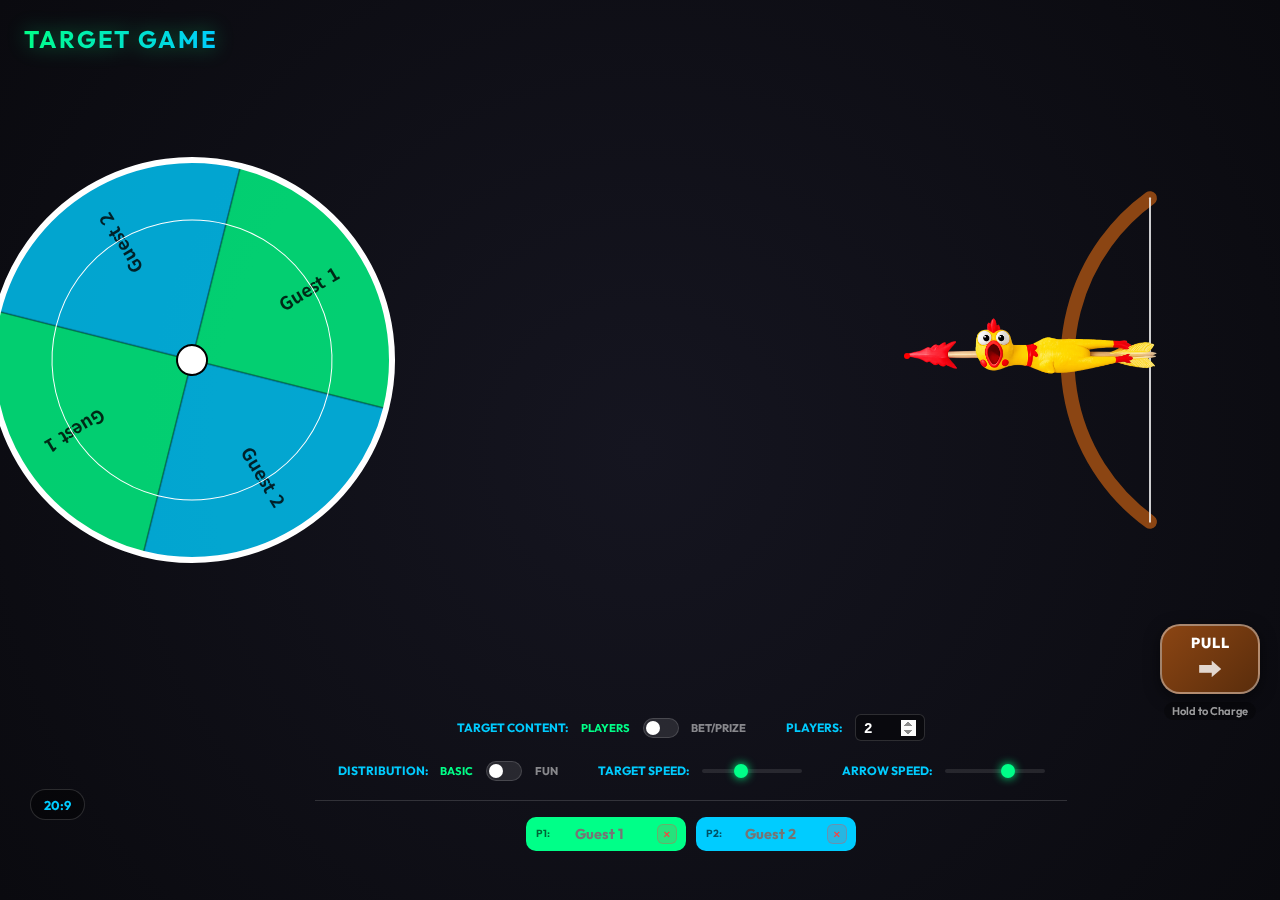
<file: index.html>
<!DOCTYPE html>
<html lang="ko">

<head>
    <meta charset="UTF-8">
    <meta name="viewport" content="width=1280, user-scalable=no">
    <title>Target Game</title>
    <link rel="preconnect" href="https://fonts.googleapis.com">
    <link rel="preconnect" href="https://fonts.gstatic.com" crossorigin>
    <link
        href="https://fonts.googleapis.com/css2?family=Outfit:wght@300;400;700&family=Noto+Sans+KR:wght@400;700&display=swap"
        rel="stylesheet">
    <link rel="stylesheet" href="style.css">
</head>

<body>
    <div id="game-wrapper">
        <div id="ui-layer">
            <!-- Aspect Ratio Toggle moved here -->
            <button id="ratio-toggle-btn" class="ratio-btn">20:9</button>
            <header>
                <div class="header-left">
                    <h1 class="glow-text">TARGET GAME</h1>
                </div>

                <div id="count-display" class="hidden"></div>

                <div id="setup-panel" class="glass-panel">
                    <div class="setup-header">
                        <!-- Row 1: Content Toggle + Player Count -->
                        <div class="setup-row">
                            <div class="input-group">
                                <label>TARGET CONTENT:</label>
                                <div class="toggle-container">
                                    <span class="toggle-label active" data-mode="player">PLAYERS</span>
                                    <label class="switch">
                                        <input type="checkbox" id="mode-toggle">
                                        <span class="slider round"></span>
                                    </label>
                                    <span class="toggle-label" data-mode="bet">BET/PRIZE</span>
                                </div>
                            </div>
                            <div id="bet-count-group" class="input-group hidden">
                                <label>BET / PRIZE:</label>
                                <input type="number" id="bet-count" min="2" max="10" value="2">
                            </div>
                            <div class="input-group">
                                <label id="player-count-label">PLAYERS:</label>
                                <input type="number" id="player-count" min="2" max="10" value="2">
                            </div>
                        </div>

                        <!-- Row 2: Speed Sliders + Distribution -->
                        <div class="setup-row">
                            <div class="input-group">
                                <label>DISTRIBUTION:</label>
                                <div class="toggle-container">
                                    <span class="toggle-label active" data-dist="equal">BASIC</span>
                                    <label class="switch">
                                        <input type="checkbox" id="dist-toggle">
                                        <span class="slider round"></span>
                                    </label>
                                    <span class="toggle-label" data-dist="diff">FUN</span>
                                </div>
                            </div>
                            <div class="input-group">
                                <label>TARGET SPEED:</label>
                                <input type="range" id="rotation-speed" min="1" max="20" value="8">
                            </div>
                            <div class="input-group" id="diff-arrow-group" style="display: none;">
                                <label>FUN ARROW SPEED (1-6%):</label>
                                <input type="range" id="diff-arrow-speed" min="1" max="6" step="0.1" value="3" disabled>
                            </div>
                            <div class="input-group">
                                <label>ARROW SPEED:</label>
                                <input type="range" id="arrow-speed-multiplier" min="0.05" max="1.5" step="0.01"
                                    value="1.0">
                            </div>
                        </div>
                    </div>
                    <div id="name-inputs" class="name-list">
                        <!-- Name inputs will be added here via JS -->
                    </div>
                    <div id="bet-player-inputs" class="name-list hidden">
                        <!-- Player name inputs for BET mode will be added here -->
                    </div>
                </div>
            </header>
        </div>

        <div id="fire-control-area">
            <div id="fire-btn">
                <span class="fire-text">PULL</span>
                <span class="fire-arrow">⮕</span>
            </div>
            <p class="fire-hint">Hold to Charge</p>
        </div>

        <canvas id="gameCanvas"></canvas>

        <div id="result-overlay" class="hidden">
            <div class="result-backdrop"></div>
            <div class="result-card">
                <div class="win-label">RESULT</div>
                <h2 id="result-status">NAME</h2>
                <h3 id="result-shooter" class="hidden">SHOOTER</h3>

                <button id="retry-btn">RETRY</button>
            </div>
        </div>
        <div id="option-selection-modal" class="hidden">
            <div class="option-backdrop"></div>
            <div class="option-content">
                <h2 class="option-title">SELECT OPTION</h2>
                <div class="option-grid">
                    <div class="option-card" data-option="1">
                        <div class="option-icon" style="padding: 0; overflow: hidden; transform: scale(2);"><img
                                src="option_1_icon.png" alt="Option 1"
                                style="width: 100%; height: 100%; object-fit: cover;"></div>
                        <div class="option-label">Click Target Area<br>Expand <span
                                style="color: var(--primary-glow);">150%</span></div>
                    </div>
                    <div class="option-card" data-option="2">
                        <div class="option-icon"
                            style="padding: 0; overflow: hidden; transform: scale(2); background-color: black;"><img
                                src="option_2_icon.png" alt="Option 2"
                                style="width: 100%; height: 100%; object-fit: cover;"></div>
                        <div class="option-label">Click Target Area<br>Shrink <span
                                style="color: var(--primary-glow);">50%</span></div>
                    </div>
                    <div class="option-card" data-option="3">
                        <div class="option-icon"
                            style="padding: 0; overflow: hidden; transform: scale(2); background-color: black;"><img
                                src="option_3_icon.png" alt="Option 3"
                                style="width: 100%; height: 100%; object-fit: cover;"></div>
                        <div class="option-label">Adjust Target Rotation Speed</div>
                    </div>
                    <div class="option-card" data-option="4">
                        <div class="option-icon" style="padding: 0; overflow: hidden; transform: scale(2);"><img
                                src="option_4_icon.png" alt="Option 4"
                                style="width: 100%; height: 100%; object-fit: cover;"></div>
                        <div class="option-label">Adjust Arrow Speed</div>
                    </div>
                </div>
                <button id="option-close-btn">CANCEL</button>
            </div>
        </div>
    </div>

    <!-- Custom Alert Modal -->
    <div id="custom-alert" class="hidden">
        <div class="alert-backdrop"></div>
        <div class="alert-card">
            <div class="alert-header">MESSAGE</div>
            <div id="alert-message"></div>
            <div class="alert-buttons">
                <button id="alert-cancel-btn" class="hidden">CANCEL</button>
                <button id="alert-ok-btn">OK</button>
            </div>
        </div>
    </div>

    <!-- Audio assets are in the same folder -->
    <audio id="sound-tension" src="긴장되는 음악.MP3" loop></audio>
    <audio id="sound-award" src="어워드 음악.MP3"></audio>
    <audio id="sound-pull" src="활시위.MP3"></audio>
    <audio id="sound-shoot" src="명중소리.MP3"></audio>
    <audio id="sound-hit" src="닭명중.MP3"></audio>
    <audio id="sound-flight" src="닭숨넘어가는소리.MP3" loop></audio>
    <audio id="sound-fall" src="추락.MP3"></audio>
    <audio id="sound-shuffle" src="순서정하기.MP3"></audio>

    <script src="script.js"></script>
</body>

</html>
</file>
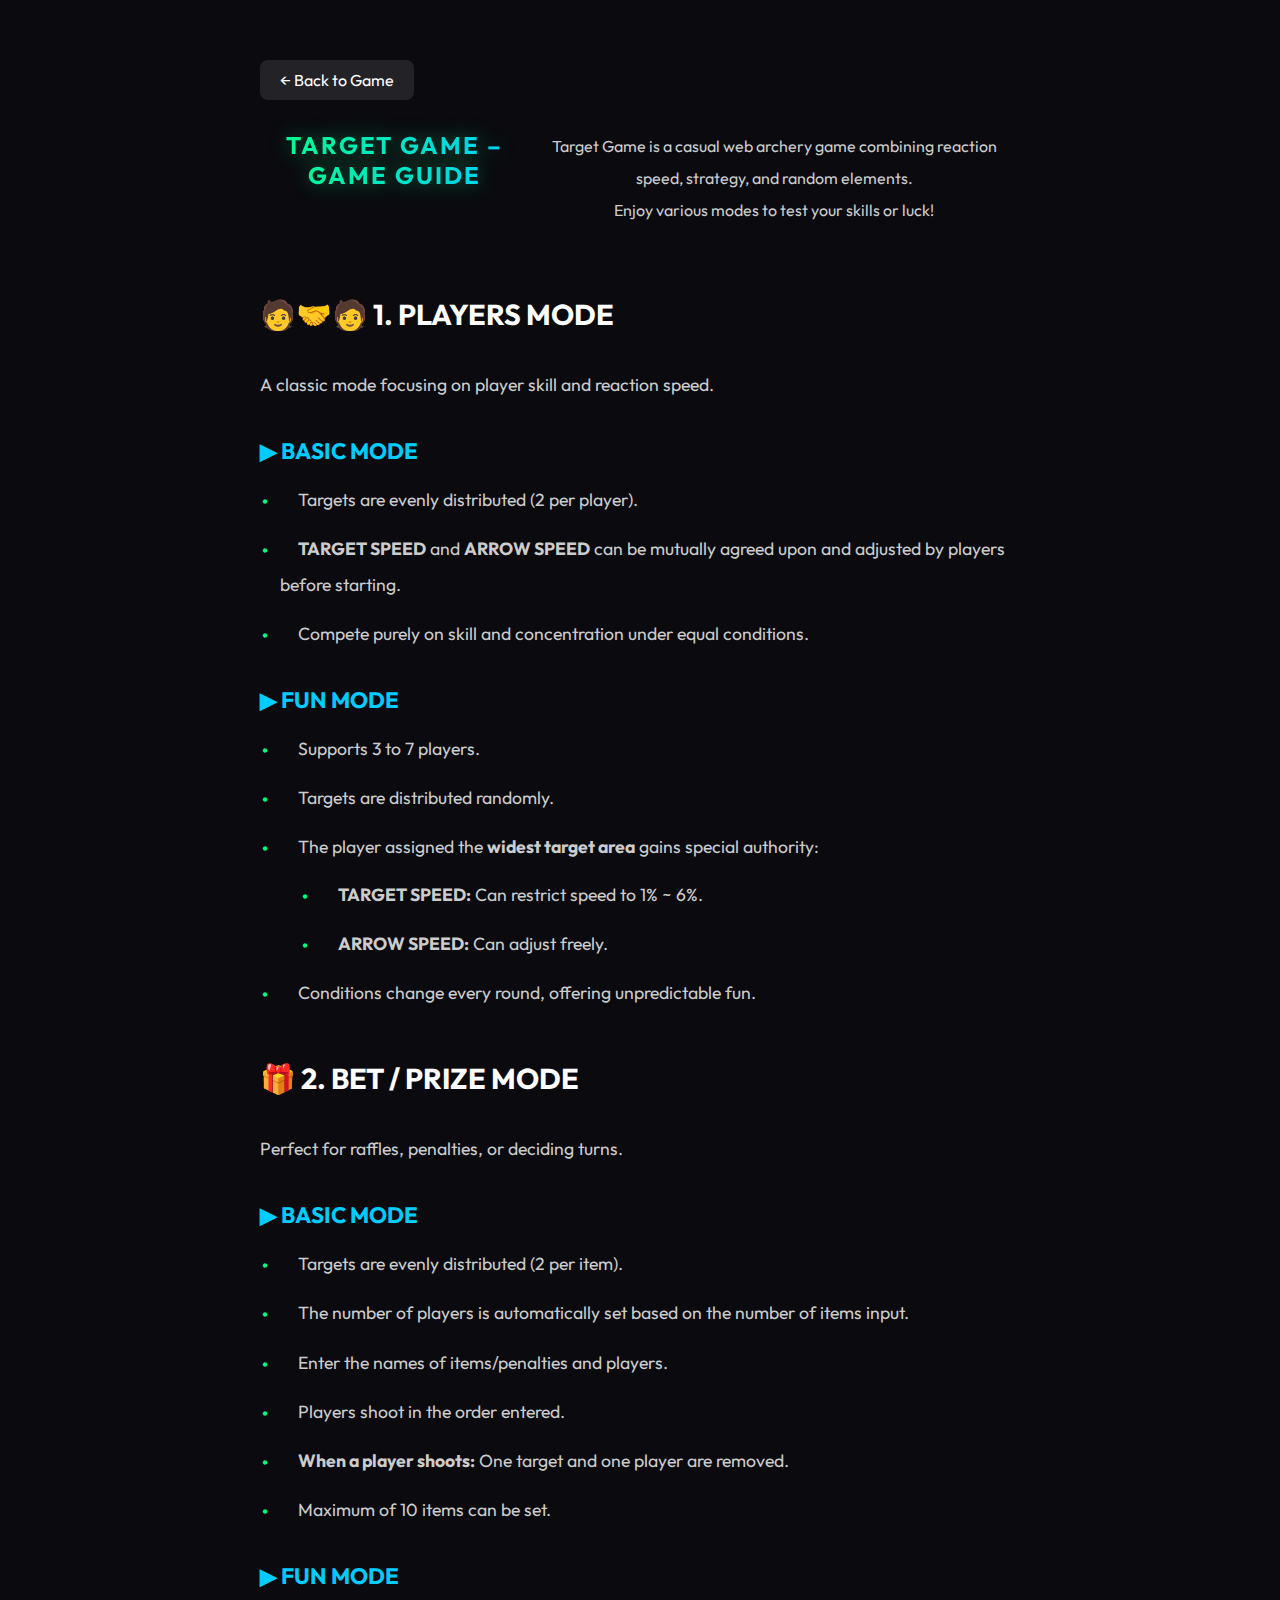
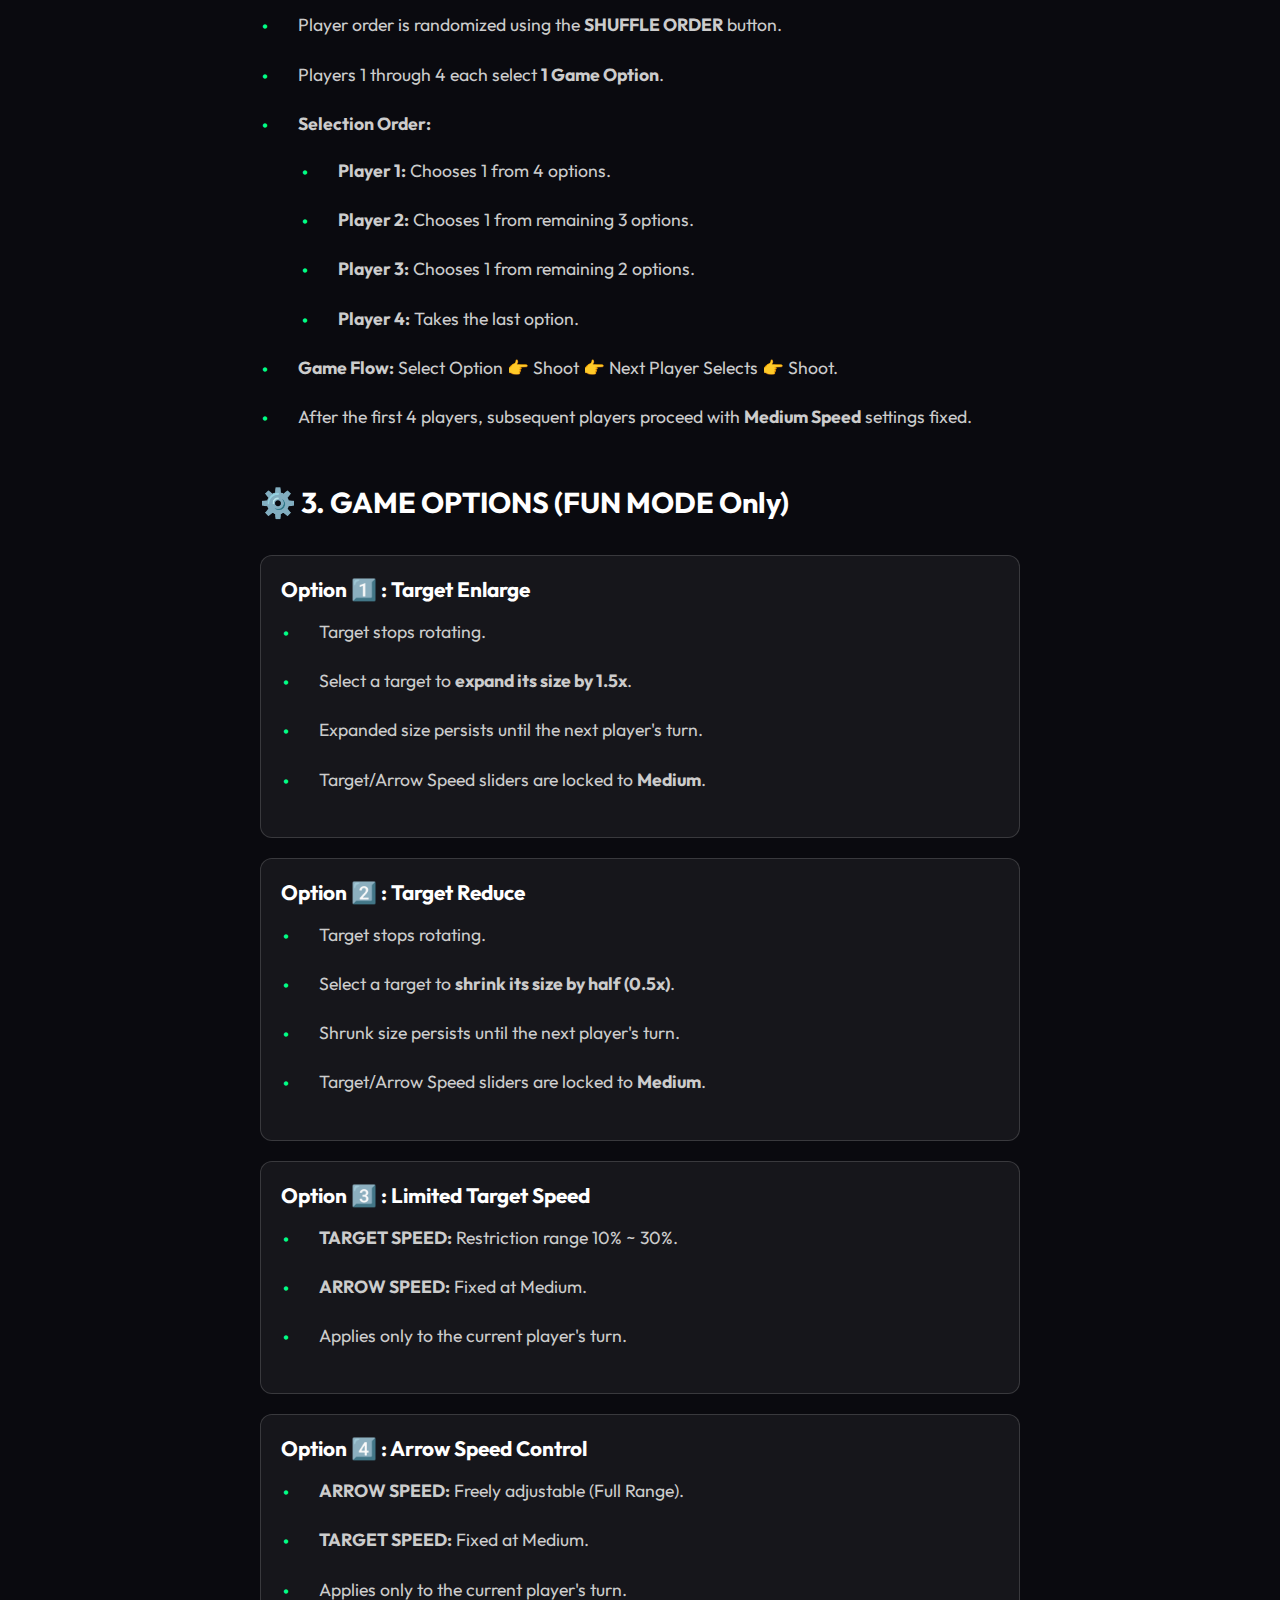
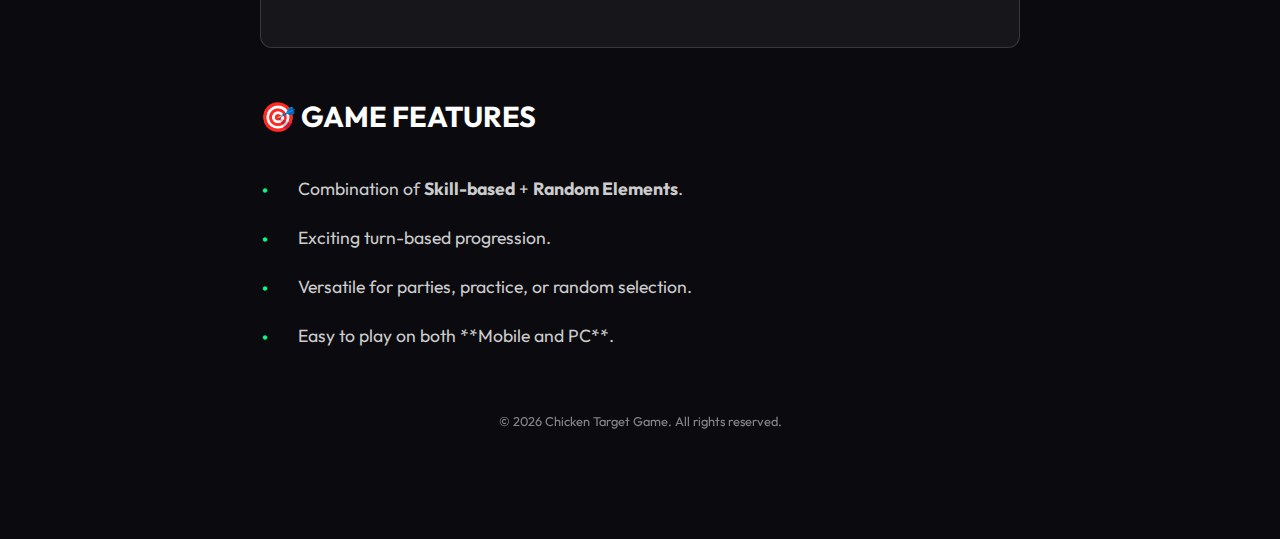
<file: howtoplay.html>
<!DOCTYPE html>
<html lang="en">

<head>
    <meta charset="UTF-8">
    <meta name="viewport" content="width=device-width, initial-scale=1.0">
    <title>How to Play - Target Game</title>
    <link rel="preconnect" href="https://fonts.googleapis.com">
    <link rel="preconnect" href="https://fonts.gstatic.com" crossorigin>
    <link href="https://fonts.googleapis.com/css2?family=Outfit:wght@300;400;700&display=swap" rel="stylesheet">
    <link rel="stylesheet" href="style.css">
    <style>
        body {
            overflow-y: auto;
            padding-bottom: 50px;
            /* Reset global styles that center content */
            display: block;
            height: auto;
            justify-content: flex-start;
            align-items: flex-start;
        }

        .container {
            max-width: 800px;
            margin: 40px auto;
            padding: 20px;
        }

        .section-title {
            color: var(--primary-color);
            border-bottom: 2px solid var(--primary-color);
            padding-bottom: 10px;
            margin-top: 50px;
            margin-bottom: 25px;
            font-size: 1.8rem;
        }

        .mode-title {
            color: var(--secondary-glow);
            font-size: 1.4rem;
            margin-top: 35px;
            margin-bottom: 15px;
            text-transform: uppercase;
        }

        .description-text {
            color: #ccc;
            line-height: 2.0;
            /* Increased from 1.8 */
            margin-bottom: 20px;
            font-size: 1.1rem;
            overflow: visible;
            /* Ensure no clipping */
        }

        .option-box {
            background: rgba(255, 255, 255, 0.05);
            border: 1px solid var(--glass-border);
            border-radius: 12px;
            padding: 20px;
            margin-bottom: 20px;
        }

        .option-header {
            color: var(--highlight-color);
            font-weight: bold;
            font-size: 1.3rem;
            margin-bottom: 10px;
        }

        .home-btn {
            display: inline-block;
            margin-bottom: 30px;
            padding: 10px 20px;
            background: rgba(255, 255, 255, 0.1);
            color: white;
            text-decoration: none;
            border-radius: 8px;
            transition: background 0.3s;
        }

        .home-btn:hover {
            background: var(--primary-glow);
            color: black;
        }

        ul {
            list-style-type: none;
            padding-left: 20px;
        }

        li {
            margin-bottom: 12px;
            position: relative;
            padding-top: 2px;
            /* Add slight padding for ascenders */
            overflow: visible;
        }

        li::before {
            content: "•";
            color: var(--primary-glow);
            font-weight: bold;
            display: inline-block;
            width: 1.5em;
            margin-left: -1em;
            margin-right: 0.5em;
            text-align: left;
            line-height: 1;
            /* Reset line-height for bullet */
            vertical-align: middle;
        }
    </style>
</head>

<body>
    <div class="container">
        <a href="index.html" class="home-btn">&larr; Back to Game</a>

        <header>
            <h1 class="glow-text" style="text-align: center; margin-bottom: 20px;">TARGET GAME – Game Guide</h1>
            <p class="description-text" style="text-align: center; font-size: 1rem;">
                Target Game is a casual web archery game combining reaction speed, strategy, and random elements.<br>
                Enjoy various modes to test your skills or luck!
            </p>
        </header>

        <section>
            <h2 class="section-title">🧑🤝🧑 1. PLAYERS MODE</h2>
            <p class="description-text">
                A classic mode focusing on player skill and reaction speed.
            </p>

            <h3 class="mode-title">▶ BASIC MODE</h3>
            <div class="description-text">
                <ul>
                    <li>Targets are evenly distributed (2 per player).</li>
                    <li><strong>TARGET SPEED</strong> and <strong>ARROW SPEED</strong> can be mutually agreed upon and
                        adjusted by players before starting.</li>
                    <li>Compete purely on skill and concentration under equal conditions.</li>
                </ul>
            </div>

            <h3 class="mode-title">▶ FUN MODE</h3>
            <div class="description-text">
                <ul>
                    <li>Supports 3 to 7 players.</li>
                    <li>Targets are distributed randomly.</li>
                    <li>The player assigned the <strong>widest target area</strong> gains special authority:
                        <ul style="margin-top: 10px; margin-left: 20px;">
                            <li><strong>TARGET SPEED:</strong> Can restrict speed to 1% ~ 6%.</li>
                            <li><strong>ARROW SPEED:</strong> Can adjust freely.</li>
                        </ul>
                    </li>
                    <li>Conditions change every round, offering unpredictable fun.</li>
                </ul>
            </div>
        </section>

        <section>
            <h2 class="section-title">🎁 2. BET / PRIZE MODE</h2>
            <p class="description-text">
                Perfect for raffles, penalties, or deciding turns.
            </p>

            <h3 class="mode-title">▶ BASIC MODE</h3>
            <div class="description-text">
                <ul>
                    <li>Targets are evenly distributed (2 per item).</li>
                    <li>The number of players is automatically set based on the number of items input.</li>
                    <li>Enter the names of items/penalties and players.</li>
                    <li>Players shoot in the order entered.</li>
                    <li><strong>When a player shoots:</strong> One target and one player are removed.</li>
                    <li>Maximum of 10 items can be set.</li>
                </ul>
            </div>

            <h3 class="mode-title">▶ FUN MODE</h3>
            <div class="description-text">
                <ul>
                    <li>Player order is randomized using the <strong>SHUFFLE ORDER</strong> button.</li>
                    <li>Players 1 through 4 each select <strong>1 Game Option</strong>.</li>
                    <li><strong>Selection Order:</strong>
                        <ul style="margin-top: 10px; margin-left: 20px;">
                            <li><strong>Player 1:</strong> Chooses 1 from 4 options.</li>
                            <li><strong>Player 2:</strong> Chooses 1 from remaining 3 options.</li>
                            <li><strong>Player 3:</strong> Chooses 1 from remaining 2 options.</li>
                            <li><strong>Player 4:</strong> Takes the last option.</li>
                        </ul>
                    </li>
                    <li><strong>Game Flow:</strong> Select Option 👉 Shoot 👉 Next Player Selects 👉 Shoot.</li>
                    <li>After the first 4 players, subsequent players proceed with <strong>Medium Speed</strong>
                        settings fixed.</li>
                </ul>
            </div>
        </section>

        <section>
            <h2 class="section-title">⚙️ 3. GAME OPTIONS (FUN MODE Only)</h2>

            <div class="option-box">
                <div class="option-header">Option 1️⃣ : Target Enlarge</div>
                <div class="description-text">
                    <ul>
                        <li>Target stops rotating.</li>
                        <li>Select a target to <strong>expand its size by 1.5x</strong>.</li>
                        <li>Expanded size persists until the next player's turn.</li>
                        <li>Target/Arrow Speed sliders are locked to <strong>Medium</strong>.</li>
                    </ul>
                </div>
            </div>

            <div class="option-box">
                <div class="option-header">Option 2️⃣ : Target Reduce</div>
                <div class="description-text">
                    <ul>
                        <li>Target stops rotating.</li>
                        <li>Select a target to <strong>shrink its size by half (0.5x)</strong>.</li>
                        <li>Shrunk size persists until the next player's turn.</li>
                        <li>Target/Arrow Speed sliders are locked to <strong>Medium</strong>.</li>
                    </ul>
                </div>
            </div>

            <div class="option-box">
                <div class="option-header">Option 3️⃣ : Limited Target Speed</div>
                <div class="description-text">
                    <ul>
                        <li><strong>TARGET SPEED:</strong> Restriction range 10% ~ 30%.</li>
                        <li><strong>ARROW SPEED:</strong> Fixed at Medium.</li>
                        <li>Applies only to the current player's turn.</li>
                    </ul>
                </div>
            </div>

            <div class="option-box">
                <div class="option-header">Option 4️⃣ : Arrow Speed Control</div>
                <div class="description-text">
                    <ul>
                        <li><strong>ARROW SPEED:</strong> Freely adjustable (Full Range).</li>
                        <li><strong>TARGET SPEED:</strong> Fixed at Medium.</li>
                        <li>Applies only to the current player's turn.</li>
                    </ul>
                </div>
            </div>
        </section>

        <section>
            <h2 class="section-title">🎯 GAME FEATURES</h2>
            <div class="description-text">
                <ul>
                    <li>Combination of <strong>Skill-based</strong> + <strong>Random Elements</strong>.</li>
                    <li>Exciting turn-based progression.</li>
                    <li>Versatile for parties, practice, or random selection.</li>
                    <li>Easy to play on both **Mobile and PC**.</li>
                </ul>
            </div>
        </section>

        <br><br>
        <div style="text-align: center; opacity: 0.5; font-size: 0.8rem;">
            &copy; 2026 Chicken Target Game. All rights reserved.
        </div>
    </div>
</body>

</html>
</file>
<file: style.css>
:root {
    --primary-glow: #00ff88;
    --secondary-glow: #00ccff;
    --accent-red: #ff3e3e;
    --bg-dark: #0a0a0f;
    --glass-bg: rgba(255, 255, 255, 0.08);
    --glass-border: rgba(255, 255, 255, 0.15);
    --font-main: 'Outfit', 'Noto Sans KR', sans-serif;
}

.vivid-blur {
    filter: blur(12px);
    pointer-events: none;
    transition: filter 0.5s ease;
}

* {
    margin: 0;
    padding: 0;
    box-sizing: border-box;
    -webkit-tap-highlight-color: transparent;
}

body {
    background-color: var(--bg-dark);
    color: white;
    font-family: var(--font-main);
    overflow: hidden;
    height: 100vh;
    display: flex;
    justify-content: center;
    align-items: center;
}

.back-hub-btn {
    position: absolute;
    top: 1.5rem;
    left: 1.5rem;
    z-index: 1000;
    padding: 0.8rem 1.2rem;
    background: rgba(255, 255, 255, 0.1);
    border: 1px solid rgba(255, 255, 255, 0.2);
    backdrop-filter: blur(10px);
    border-radius: 12px;
    color: white;
    text-decoration: none;
    font-size: 0.9rem;
    font-weight: 700;
    transition: all 0.3s ease;
    pointer-events: auto;
}

.back-hub-btn:hover {
    background: var(--primary-glow);
    color: black;
    transform: translateX(-5px);
    box-shadow: 0 0 15px var(--primary-glow);
}

#game-wrapper {
    position: relative;
    width: 100%;
    height: 100vh;
    background: radial-gradient(circle at center, #151520 0%, #0a0a0f 100%);
    overflow: hidden;
    box-shadow: 0 0 50px rgba(0, 0, 0, 0.5);
}

#ui-layer {
    position: absolute;
    top: 0;
    left: 0;
    width: 100%;
    height: 100%;
    /* Ensure it covers the screen for bottom positioning */
    padding: 1.5rem;
    pointer-events: none;
    z-index: 10;
}

header {
    width: 100%;
    display: flex;
    justify-content: center;
    align-items: flex-start;
}

.header-left {
    position: absolute;
    top: 1.5rem;
    left: 1.5rem;
    display: flex;
    flex-direction: column;
    gap: 0.5rem;
}

.glow-text {
    font-size: 1.5rem;
    font-weight: 700;
    letter-spacing: 2px;
    text-transform: uppercase;
    background: linear-gradient(to right, var(--primary-glow), var(--secondary-glow));
    -webkit-background-clip: text;
    background-clip: text;
    -webkit-text-fill-color: transparent;
    filter: drop-shadow(0 0 10px rgba(0, 255, 136, 0.4));
}

#instruction {
    position: absolute;
    top: 2rem;
    left: 50%;
    transform: translateX(-50%);
    font-size: 1.5rem;
    font-weight: 700;
    color: var(--secondary-glow);
    text-shadow: 0 0 10px rgba(0, 204, 255, 0.3);
    pointer-events: none;
    z-index: 5;
    white-space: nowrap;
    animation: pulse 2s infinite;
}

#count-display {
    position: absolute;
    top: 2rem;
    right: 3rem;
    display: flex;
    gap: 1.2rem;
    z-index: 1000;
    /* 다른 요소보다 항상 위에 위치 */
    pointer-events: auto;
    /* 클릭 및 입력 이벤트 허용 */
}

.player-entry {
    display: flex;
    flex-direction: column;
    align-items: center;
    gap: 0.4rem;
}

.order-label {
    font-size: 0.8rem;
    font-weight: 800;
    color: var(--secondary-glow);
    text-shadow: 0 0 10px rgba(0, 204, 255, 0.4);
    text-transform: uppercase;
    letter-spacing: 1px;
}

.player-input {
    width: 75px;
    background: rgba(255, 255, 255, 0.05);
    border: 1px solid var(--glass-border);
    border-radius: 10px;
    padding: 0.4rem 0.6rem;
    color: white;
    font-family: inherit;
    font-size: 0.8rem;
    font-weight: 700;
    text-align: center;
    outline: none;
    backdrop-filter: blur(10px);
    transition: all 0.3s ease;
    box-shadow: 0 5px 15px rgba(0, 0, 0, 0.2);
    text-transform: uppercase;
    pointer-events: auto;
    /* 입력창 클릭 보장 */
    cursor: text;
}

.player-input:focus {
    background: rgba(255, 255, 255, 0.1);
    border-color: var(--primary-glow);
    box-shadow: 0 0 15px rgba(0, 255, 136, 0.2);
    transform: translateY(-1px);
}

.player-input::placeholder {
    color: rgba(255, 255, 255, 0.2);
    font-size: 0.6rem;
    letter-spacing: 1px;
}

#count-display.hidden,
.input-group.hidden {
    display: none !important;
}

@keyframes pulse {

    0%,
    100% {
        opacity: 0.3;
    }

    50% {
        opacity: 0.8;
    }
}

.header-left {
    display: flex;
    align-items: center;
    gap: 15px;
}

.help-link {
    position: absolute;
    bottom: 45px;
    left: 33px;
    /* Slightly adjusted to center with 30px left alignment of button if needed, or keep 30px */
    display: flex;
    justify-content: center;
    align-items: center;
    width: 24px;
    height: 24px;
    border: 1px solid var(--secondary-glow);
    border-radius: 50%;
    color: var(--secondary-glow);
    text-decoration: none;
    font-size: 1rem;
    font-weight: bold;
    transition: all 0.3s;
    z-index: 1000;
}

.help-link:hover {
    color: var(--primary-color);
    border-color: var(--primary-color);
    box-shadow: 0 0 10px var(--primary-glow);
    background: rgba(0, 255, 136, 0.1);
}

#game-reset-btn {
    position: absolute;
    top: 1.5rem;
    right: 1.5rem;
    z-index: 2000;
    pointer-events: auto;
    padding: 0.5rem 1rem;
    background: rgba(255, 255, 255, 0.1);
    border: 1px solid var(--glass-border);
    backdrop-filter: blur(10px);
    border-radius: 8px;
    color: var(--secondary-glow);
    font-family: var(--font-main);
    font-size: 0.9rem;
    font-weight: 700;
    cursor: pointer;
    transition: all 0.3s ease;
    text-transform: uppercase;
    letter-spacing: 1px;
}

#game-reset-btn:hover {
    background: rgba(0, 204, 255, 0.15);
    border-color: var(--secondary-glow);
    box-shadow: 0 0 15px rgba(0, 204, 255, 0.3);
    transform: translateY(-2px);
    color: white;
}

/* Setup Panel Styles - Moved to Bottom Center */
.glass-panel {
    background: transparent;
    /* Slightly darker for better visibility */
    border: none;
    /* backdrop-filter: blur(20px); */
    border-radius: 24px 24px 0 0;
    /* More rounded top */
    padding: 1.2rem 1.5rem;
    pointer-events: auto;
    width: 90%;
    max-width: 800px;
    position: absolute;
    bottom: 30px;
    /* Moved up */
    left: 54%;
    /* Moved right further */
    transform: translateX(-50%);
    max-height: 40vh;
    overflow-y: auto;
    /* box-shadow: 0 -10px 40px rgba(0, 0, 0, 0.6); */
    z-index: 100;
    transition: all 0.5s cubic-bezier(0.4, 0, 0.2, 1);
}

.glass-panel.expanded {
    max-height: 85vh;
}

.setup-header {
    display: flex;
    flex-direction: column;
    /* Stack rows vertically */
    justify-content: center;
    align-items: center;
    gap: 1.2rem;
    margin-bottom: 1rem;
    border-bottom: 1px solid var(--glass-border);
    padding-bottom: 1.2rem;
}

.setup-header.hidden {
    display: none !important;
}

.setup-row {
    display: flex;
    justify-content: center;
    align-items: center;
    gap: 2.5rem;
    flex-wrap: wrap;
    /* Allow wrap on mobile */
}

.input-group {
    display: flex;
    align-items: center;
    gap: 0.8rem;
}

.setup-header label {
    font-size: 0.75rem;
    font-weight: 700;
    text-transform: uppercase;
    color: var(--secondary-glow);
    white-space: nowrap;
}

#player-count,
#bet-count {
    background: rgba(0, 0, 0, 0.4);
    border: 1px solid var(--glass-border);
    color: white;
    padding: 0.3rem 0.5rem;
    border-radius: 6px;
    width: 70px;
    font-size: 0.9rem;
    font-weight: 700;
    outline: none;
}

/* Force Spin Buttons to be Visible */
#player-count::-webkit-outer-spin-button,
#player-count::-webkit-inner-spin-button,
#bet-count::-webkit-outer-spin-button,
#bet-count::-webkit-inner-spin-button {
    -webkit-appearance: inner-spin-button !important;
    opacity: 1 !important;
    display: block !important;
    margin-left: 5px;
    /* Slight gap */
}



/* Toggle Switch Styles */
.toggle-container {
    display: flex;
    align-items: center;
    gap: 0.8rem;
    font-size: 0.7rem;
    font-weight: 700;
}

.toggle-label {
    opacity: 0.5;
    transition: all 0.3s ease;
}

.toggle-label.active {
    opacity: 1;
    color: var(--primary-glow);
}

.switch {
    position: relative;
    display: inline-block;
    width: 36px;
    height: 20px;
}

.switch input {
    opacity: 0;
    width: 0;
    height: 0;
}

.slider {
    position: absolute;
    cursor: pointer;
    top: 0;
    left: 0;
    right: 0;
    bottom: 0;
    background-color: rgba(255, 255, 255, 0.1);
    transition: .4s;
    border: 1px solid var(--glass-border);
}

.slider:before {
    position: absolute;
    content: "";
    height: 14px;
    width: 14px;
    left: 2px;
    bottom: 2px;
    background-color: white;
    transition: .4s;
}

input:checked+.slider {
    background-color: var(--secondary-glow);
}

input:checked+.slider:before {
    transform: translateX(16px);
}

.slider.round {
    border-radius: 20px;
}

.slider.round:before {
    border-radius: 50%;
}

/* Range Slider Styling */
input[type="range"] {
    -webkit-appearance: none;
    appearance: none;
    /* Standard property */
    width: 100px;
    height: 4px;
    background: rgba(255, 255, 255, 0.1);
    border-radius: 10px;
    outline: none;
}

input[type="range"]::-webkit-slider-thumb {
    -webkit-appearance: none;
    width: 14px;
    height: 14px;
    background: var(--primary-glow);
    border-radius: 50%;
    cursor: pointer;
    box-shadow: 0 0 10px var(--primary-glow);
    transition: all 0.2s;
}

input[type="range"]::-webkit-slider-thumb:hover {
    transform: scale(1.2);
}

.name-list {
    display: flex;
    flex-direction: row;
    flex-wrap: wrap;
    /* Wrap items instead of scrolling */
    gap: 0.6rem;
    justify-content: center;
    width: 100%;
}

/* Custom scrollbar for horizontal list */
.name-list::-webkit-scrollbar {
    height: 4px;
}

.name-list::-webkit-scrollbar-track {
    background: transparent;
}

.name-list::-webkit-scrollbar-thumb {
    background: var(--glass-border);
    border-radius: 2px;
}

.name-input-group {
    display: flex;
    align-items: center;
    gap: 0.5rem;
    background: rgba(255, 255, 255, 0.05);
    padding: 0.3rem 0.6rem;
    border-radius: 10px;
    border: 1px solid var(--glass-border);
    transition: all 0.3s ease;
}

.name-input-group label {
    font-size: 0.65rem;
    opacity: 0.6;
    min-width: 25px;
    white-space: nowrap;
}

.name-input-group input {
    flex: 1;
    width: 80px;
    background: transparent;
    border: none;
    color: white;
    padding: 0.2rem 0.4rem;
    font-size: 0.9rem;
    font-family: inherit;
    outline: none;
}

.delete-btn {
    background: rgba(255, 62, 62, 0.15);
    border: 1px solid rgba(255, 62, 62, 0.3);
    color: #ff3e3e;
    width: 20px;
    height: 20px;
    border-radius: 6px;
    display: flex;
    justify-content: center;
    align-items: center;
    cursor: pointer;
    font-size: 14px;
    line-height: 1;
    transition: all 0.2s;
}

.delete-btn:hover {
    background: #ff3e3e;
    color: white;
    transform: scale(1.1);
}

.name-input-group input:focus {
    background: rgba(255, 255, 255, 0.1);
    border-color: var(--primary-glow);
    box-shadow: 0 0 10px rgba(0, 255, 136, 0.2);
    outline: none;
}

.name-input-btn {
    flex: 1;
    height: 100%;
    display: flex;
    align-items: center;
    padding: 0 0.5rem;
    cursor: pointer;
    font-weight: bold;
    color: white;
    user-select: none;
    transition: all 0.2s ease;
    border-radius: 8px;
}

.name-input-btn:hover {
    background: rgba(255, 255, 255, 0.15);
    transform: translateX(3px);
}

.name-input-btn:active {
    transform: scale(0.98);
}

/* Privilege Group Highlights */
.privilege-group {
    position: relative;
    border-style: solid !important;
}

.rank-1st {
    border-color: #ffd700 !important;
    box-shadow: 0 0 8px rgba(255, 215, 0, 0.3);
}

.rank-1st label {
    color: #ffd700 !important;
    text-shadow: 0 0 5px rgba(255, 215, 0, 0.5);
}

.rank-2nd {
    border-color: #00e5ff !important;
    box-shadow: 0 0 8px rgba(0, 229, 255, 0.3);
}

.rank-2nd label {
    color: #00e5ff !important;
    text-shadow: 0 0 5px rgba(0, 229, 255, 0.5);
}

.rank-3rd {
    border-color: #ff00ff !important;
    box-shadow: 0 0 8px rgba(255, 0, 255, 0.3);
}

.rank-3rd label {
    color: #ff00ff !important;
    text-shadow: 0 0 5px rgba(255, 0, 255, 0.5);
}

.shuffle-btn {
    background: rgba(0, 255, 136, 0.15);
    border: 1px solid var(--primary-glow);
    color: var(--primary-glow);
    padding: 0.2rem 0.7rem;
    border-radius: 8px;
    font-size: 0.7rem;
    font-weight: 800;
    cursor: pointer;
    transition: all 0.3s ease;
    text-shadow: 0 0 5px rgba(0, 255, 136, 0.3);
    display: flex;
    align-items: center;
    justify-content: center;
    height: 30px;
    align-self: center;
    margin-left: 0.2rem;
}

@keyframes pulse-selectable {
    0% {
        box-shadow: 0 0 5px rgba(0, 255, 136, 0.3);
    }

    50% {
        box-shadow: 0 0 20px rgba(0, 255, 136, 0.6);
    }

    100% {
        box-shadow: 0 0 5px rgba(0, 255, 136, 0.3);
    }
}

.selectable-item {
    animation: pulse-selectable 1.5s infinite;
    border: 1px solid var(--primary-glow) !important;
    cursor: pointer;
    transition: transform 0.2s;
}

.selectable-item:hover {
    transform: scale(1.02);
    background: rgba(0, 255, 136, 0.15) !important;
}

.boosted-item {
    border: 2px solid #ffd700 !important;
    box-shadow: 0 0 15px rgba(255, 215, 0, 0.4);
    position: relative;
}

.boosted-item::after {
    content: 'x1.5';
    position: absolute;
    right: 5px;
    top: -10px;
    background: #ffd700;
    color: black;
    font-size: 0.6rem;
    padding: 1px 4px;
    border-radius: 4px;
    font-weight: 800;
}

.shuffle-btn:hover {
    background: var(--primary-glow);
    color: black;
    box-shadow: 0 0 15px var(--primary-glow);
    transform: translateY(-2px);
    border-style: solid;
}

/* Scrollbar styling for the panel */
.glass-panel::-webkit-scrollbar {
    width: 4px;
}

.glass-panel::-webkit-scrollbar-track {
    background: transparent;
}

.glass-panel::-webkit-scrollbar-thumb {
    background: var(--glass-border);
    border-radius: 2px;
}

#gameCanvas {
    width: 100%;
    height: 100%;
    cursor: crosshair;
}

/* Result Overlay */
#result-overlay {
    position: absolute;
    top: 0;
    left: 0;
    width: 100%;
    height: 100%;
    z-index: 100;
    display: flex;
    justify-content: center;
    align-items: center;
}

#result-overlay.hidden {
    display: none;
}

.result-backdrop {
    position: absolute;
    width: 100%;
    height: 100%;
    background: rgba(0, 0, 0, 0.2);
    /* Much lighter to keep target visible */
    backdrop-filter: none;
    /* Removed blur to stay "vivid" */
}

.result-card {
    position: relative;
    background: var(--glass-bg);
    border: 2px solid var(--primary-glow);
    padding: 3rem;
    border-radius: 24px;
    text-align: center;
    animation: bounceIn 0.6s cubic-bezier(0.175, 0.885, 0.32, 1.275);
    box-shadow: 0 0 50px rgba(0, 255, 136, 0.3);
}

@keyframes bounceIn {
    0% {
        transform: scale(0.3);
        opacity: 0;
    }

    60% {
        transform: scale(1.1);
    }

    100% {
        transform: scale(1);
        opacity: 1;
    }
}

.win-label {
    font-size: 2rem;
    font-weight: 700;
    letter-spacing: 5px;
    color: var(--secondary-glow);
    margin-bottom: 1rem;
    text-transform: uppercase;
}

#result-status {
    font-size: 4rem;
    font-weight: 800;
    color: white;
    text-shadow: 0 0 20px var(--primary-glow);
    margin-bottom: 1rem;
}

#result-shooter {
    font-size: 1.5rem;
    font-weight: 700;
    color: var(--secondary-glow);
    text-shadow: 0 0 10px rgba(0, 204, 255, 0.4);
    margin-bottom: 2rem;
    text-transform: uppercase;
}

#result-shooter.hidden {
    display: none;
}

#retry-btn {
    background: var(--primary-glow);
    color: black;
    border: none;
    padding: 1rem 3rem;
    border-radius: 12px;
    font-weight: 700;
    font-size: 1.1rem;
    cursor: pointer;
    transition: all 0.2s;
    text-transform: uppercase;
    letter-spacing: 1px;
}

#retry-btn:hover {
    transform: translateY(-3px) scale(1.05);
    box-shadow: 0 10px 20px rgba(0, 255, 136, 0.4);
}

#retry-btn:active {
    transform: translateY(0);
}

@keyframes fadeOut {
    0% {
        opacity: 1;
        transform: translate(-50%, -50%) scale(1);
    }

    70% {
        opacity: 1;
        transform: translate(-50%, -60%) scale(1.1);
    }

    100% {
        opacity: 0;
        transform: translate(-50%, -70%) scale(1.2);
    }
}

/* Mobile Adjustments */
@media (max-width: 600px) {
    header {
        flex-direction: column;
        gap: 1rem;
    }

    .glass-panel {
        width: 100%;
        max-height: 25vh;
    }

    .glow-text {
        font-size: 1.2rem;
    }

    #result-status {
        font-size: 2.5rem;
    }
}

/* Custom Alert Modal Styles */
#custom-alert {
    position: fixed;
    top: 0;
    left: 0;
    width: 100%;
    height: 100%;
    z-index: 2000;
    display: flex;
    justify-content: center;
    align-items: center;
}

#custom-alert.hidden {
    display: none;
}

.alert-backdrop {
    position: absolute;
    width: 100%;
    height: 100%;
    background: rgba(0, 0, 0, 0.6);
    transition: background 0.4s ease;
}

#custom-alert.bright-target .alert-backdrop {
    background: rgba(0, 0, 0, 0.3);
}

.alert-card {
    position: relative;
    background: rgba(20, 20, 30, 0.95);
    border: 1px solid var(--glass-border);
    padding: 2rem;
    border-radius: 20px;
    width: 90%;
    max-width: 400px;
    text-align: center;
    box-shadow: 0 20px 50px rgba(0, 0, 0, 0.5);
    animation: alertBounceIn 0.4s cubic-bezier(0.175, 0.885, 0.32, 1.275);
    margin-bottom: 5vh;
    /* Shifted upwards by 5% of viewport height */
}

.alert-header {
    font-size: 1.2rem;
    font-weight: 800;
    color: var(--secondary-glow);
    margin-bottom: 1.5rem;
    letter-spacing: 2px;
    border-bottom: 1px solid var(--glass-border);
    padding-bottom: 0.8rem;
}

#alert-message {
    font-size: 1rem;
    line-height: 1.6;
    color: white;
    margin-bottom: 2rem;
}

.alert-highlight-name {
    font-size: 200%;
    font-weight: 800;
    display: inline-block;
    margin: 0 5px;
    vertical-align: middle;
}

#alert-ok-btn {
    background: var(--secondary-glow);
    color: black;
    border: none;
    padding: 0.8rem 2rem;
    border-radius: 10px;
    font-weight: 700;
    cursor: pointer;
    transition: all 0.2s;
    text-transform: uppercase;
}

.alert-buttons {
    display: flex;
    gap: 1rem;
    justify-content: center;
}

#alert-cancel-btn {
    background: rgba(255, 255, 255, 0.1);
    color: white;
    border: 1px solid var(--glass-border);
    padding: 0.8rem 2rem;
    border-radius: 10px;
    font-weight: 700;
    cursor: pointer;
    transition: all 0.2s;
    text-transform: uppercase;
}

#alert-cancel-btn.hidden {
    display: none;
}

#alert-cancel-btn:hover {
    background: rgba(255, 255, 255, 0.2);
    transform: translateY(-2px);
}

#alert-ok-btn:hover {
    transform: translateY(-2px);
    box-shadow: 0 5px 15px rgba(0, 204, 255, 0.4);
}

@keyframes alertBounceIn {
    0% {
        transform: scale(0.8);
        opacity: 0;
    }

    100% {
        transform: scale(1);
        opacity: 1;
    }
}

/* Option Selection Modal */
#option-selection-modal {
    position: fixed;
    top: 0;
    left: 0;
    width: 100%;
    height: 100%;
    z-index: 1500;
    display: flex;
    justify-content: center;
    align-items: flex-end;
    /* Align to bottom initially to position relative to panel */
    padding-bottom: 25vh;
    /* Push up from bottom to sit above panel */
}

#option-selection-modal.hidden {
    display: none;
}

.option-backdrop {
    position: absolute;
    width: 100%;
    height: 100%;
    background: rgba(0, 0, 0, 0.5);
    backdrop-filter: blur(5px);
}

.option-content {
    position: relative;
    background: rgba(15, 15, 25, 0.95);
    border: 1px solid var(--glass-border);
    border-radius: 20px;
    padding: 1.5rem;
    width: 90%;
    max-width: 600px;
    text-align: center;
    box-shadow: 0 0 40px rgba(0, 255, 136, 0.2);
    animation: slideUpFade 0.4s ease-out;
}

@keyframes slideUpFade {
    from {
        opacity: 0;
        transform: translateY(20px);
    }

    to {
        opacity: 1;
        transform: translateY(0);
    }
}

.option-title {
    font-size: 1.5rem;
    color: white;
    margin-bottom: 1.5rem;
    text-transform: uppercase;
    text-shadow: 0 0 10px var(--primary-glow);
}

.option-grid {
    display: grid;
    grid-template-columns: repeat(2, 1fr);
    gap: 1rem;
    margin-bottom: 1.5rem;
}

.option-card {
    background: rgba(255, 255, 255, 0.05);
    border: 1px solid var(--glass-border);
    border-radius: 12px;
    padding: 1.5rem 1rem;
    cursor: pointer;
    transition: all 0.3s ease;
    display: flex;
    flex-direction: column;
    align-items: center;
    gap: 0.5rem;
}

.option-card:hover {
    background: rgba(0, 255, 136, 0.1);
    border-color: var(--primary-glow);
    transform: translateY(-3px);
    box-shadow: 0 5px 15px rgba(0, 255, 136, 0.2);
}

.option-icon {
    font-size: 0.9rem;
    font-weight: 700;
    color: var(--secondary-glow);
    background: rgba(255, 255, 255, 0.1);
    width: 40px;
    height: 40px;
    border-radius: 50%;
    display: flex;
    justify-content: center;
    align-items: center;
    margin-bottom: 0.5rem;
    padding-bottom: 3px;
    /* Move text slightly up */
}

.option-card:hover .option-icon {
    background: var(--primary-glow);
    color: black;
}

.option-card.selected {
    background: rgba(0, 255, 136, 0.2);
    border-color: var(--primary-glow);
    box-shadow: 0 0 20px rgba(0, 255, 136, 0.4);
    transform: translateY(-5px);
}

.option-card.selected .option-icon {
    background: var(--primary-glow);
    color: black;
    box-shadow: 0 0 10px var(--primary-glow);
}

.option-label {
    font-size: 0.9rem;
    font-weight: 700;
    color: white;
    text-transform: uppercase;
}

#option-close-btn {
    background: transparent;
    border: 1px solid var(--glass-border);
    color: rgba(255, 255, 255, 0.7);
    padding: 0.5rem 1.5rem;
    border-radius: 8px;
    cursor: pointer;
    font-weight: 700;
    transition: all 0.2s;
}

#option-close-btn:hover {
    border-color: var(--accent-red);
    color: var(--accent-red);
    background: rgba(255, 62, 62, 0.1);
}

/* Fire Control Button */
#fire-control-area {
    position: absolute;
    bottom: 140px;
    /* Moved up further */
    right: 40px;
    /* Moved right further */
    z-index: 50;
    display: flex;
    flex-direction: column;
    align-items: center;
    gap: 8px;
    pointer-events: auto;
    /* Ensure it catches clicks */
}

#fire-btn {
    width: 100px;
    /* Slightly wider for rectangle */
    height: 70px;
    /* Rectangular shape */
    border-radius: 20px;
    /* Smooth corners */
    background: linear-gradient(135deg, #8b4513, #5a2d0c);
    /* Bow Color */
    border: 2px solid rgba(255, 255, 255, 0.4);
    box-shadow: 0 4px 15px rgba(0, 0, 0, 0.5);
    display: flex;
    flex-direction: column;
    justify-content: center;
    align-items: center;
    cursor: pointer;
    transition: transform 0.1s, box-shadow 0.2s;
    user-select: none;
    -webkit-user-select: none;
    touch-action: none;
    /* Prevent browser handling gestures here */
}

#fire-btn:active {
    transform: scale(0.95);
    box-shadow: 0 2px 8px rgba(0, 0, 0, 0.6) inset;
    background: linear-gradient(135deg, #5a2d0c, #8b4513);
}

.fire-text {
    font-size: 0.9rem;
    font-weight: 800;
    color: white;
    letter-spacing: 1px;
}

.fire-arrow {
    font-size: 1.5rem;
    color: rgba(255, 255, 255, 0.8);
    margin-top: -2px;
}

.fire-hint {
    color: rgba(255, 255, 255, 0.6);
    font-size: 0.7rem;
    font-weight: 600;
    text-shadow: 0 1px 2px rgba(0, 0, 0, 0.5);
    background: rgba(0, 0, 0, 0.3);
    padding: 2px 8px;
    border-radius: 10px;
}

/* Adjust layout for mobile if necessary */
.option-backdrop {
    position: absolute;
    width: 100%;
    height: 100%;
    background: rgba(0, 0, 0, 0.5);
    backdrop-filter: blur(5px);
}

.option-content {
    position: relative;
    background: rgba(15, 15, 25, 0.95);
    border: 1px solid var(--glass-border);
    border-radius: 20px;
    padding: 1.5rem;
    width: 90%;
    max-width: 600px;
    text-align: center;
    box-shadow: 0 0 40px rgba(0, 255, 136, 0.2);
    animation: slideUpFade 0.4s ease-out;
}

@keyframes slideUpFade {
    from {
        opacity: 0;
        transform: translateY(20px);
    }

    to {
        opacity: 1;
        transform: translateY(0);
    }
}

.option-title {
    font-size: 1.5rem;
    color: white;
    margin-bottom: 1.5rem;
    text-transform: uppercase;
    text-shadow: 0 0 10px var(--primary-glow);
}

.option-grid {
    display: grid;
    grid-template-columns: repeat(2, 1fr);
    gap: 1rem;
    margin-bottom: 1.5rem;
}

.option-card {
    background: rgba(255, 255, 255, 0.05);
    border: 1px solid var(--glass-border);
    border-radius: 12px;
    padding: 1.5rem 1rem;
    cursor: pointer;
    transition: all 0.3s ease;
    display: flex;
    flex-direction: column;
    align-items: center;
    gap: 0.5rem;
}

.option-card:hover {
    background: rgba(0, 255, 136, 0.1);
    border-color: var(--primary-glow);
    transform: translateY(-3px);
    box-shadow: 0 5px 15px rgba(0, 255, 136, 0.2);
}

.option-icon {
    font-size: 0.9rem;
    font-weight: 700;
    color: var(--secondary-glow);
    background: rgba(255, 255, 255, 0.1);
    width: 40px;
    height: 40px;
    border-radius: 50%;
    display: flex;
    justify-content: center;
    align-items: center;
    margin-bottom: 0.5rem;
    padding-bottom: 3px;
    /* Move text slightly up */
}

.option-card:hover .option-icon {
    background: var(--primary-glow);
    color: black;
}

.option-card.selected {
    background: rgba(0, 255, 136, 0.2);
    border-color: var(--primary-glow);
    box-shadow: 0 0 20px rgba(0, 255, 136, 0.4);
    transform: translateY(-5px);
}

.option-card.selected .option-icon {
    background: var(--primary-glow);
    color: black;
    box-shadow: 0 0 10px var(--primary-glow);
}

.option-label {
    font-size: 0.9rem;
    font-weight: 700;
    color: white;
    text-transform: uppercase;
}

#option-close-btn {
    background: transparent;
    border: 1px solid var(--glass-border);
    color: rgba(255, 255, 255, 0.7);
    padding: 0.5rem 1.5rem;
    border-radius: 8px;
    cursor: pointer;
    font-weight: 700;
    transition: all 0.2s;
}

#option-close-btn:hover {
    border-color: var(--accent-red);
    color: var(--accent-red);
    background: rgba(255, 62, 62, 0.1);
}

/* Fire Control Button */
#fire-control-area {
    position: absolute;
    bottom: 180px;
    /* Moved up further */
    right: 20px;
    /* Moved right further */
    z-index: 50;
    display: flex;
    flex-direction: column;
    align-items: center;
    gap: 8px;
    pointer-events: auto;
    /* Ensure it catches clicks */
}

#fire-btn {
    width: 100px;
    /* Slightly wider for rectangle */
    height: 70px;
    /* Rectangular shape */
    border-radius: 20px;
    /* Smooth corners */
    background: linear-gradient(135deg, #8b4513, #5a2d0c);
    /* Bow Color */
    border: 2px solid rgba(255, 255, 255, 0.4);
    box-shadow: 0 4px 15px rgba(0, 0, 0, 0.5);
    display: flex;
    flex-direction: column;
    justify-content: center;
    align-items: center;
    cursor: pointer;
    transition: transform 0.1s, box-shadow 0.2s;
    user-select: none;
    -webkit-user-select: none;
    touch-action: none;
    /* Prevent browser handling gestures here */
}

#fire-btn:active {
    transform: scale(0.95);
    box-shadow: 0 2px 8px rgba(0, 0, 0, 0.6) inset;
    background: linear-gradient(135deg, #5a2d0c, #8b4513);
}

.fire-text {
    font-size: 0.9rem;
    font-weight: 800;
    color: white;
    letter-spacing: 1px;
}

.fire-arrow {
    font-size: 1.5rem;
    color: rgba(255, 255, 255, 0.8);
    margin-top: -2px;
}

.fire-hint {
    color: rgba(255, 255, 255, 0.6);
    font-size: 0.7rem;
    font-weight: 600;
    text-shadow: 0 1px 2px rgba(0, 0, 0, 0.5);
    background: rgba(0, 0, 0, 0.3);
    padding: 2px 8px;
    border-radius: 10px;
}

/* Adjust layout for mobile if necessary */
@media (max-width: 768px) {
    #fire-control-area {
        bottom: 80px;
        right: 15px;
    }
}

/* Guide Hand Animation */
.guide-hand {
    position: absolute;
    font-size: 3rem;
    z-index: 2000;
    pointer-events: none;
    filter: drop-shadow(0 0 10px rgba(0, 255, 136, 0.8));
    animation: bounce-point 1.5s infinite;
}

.guide-hand.hidden {
    display: none;
}

@keyframes bounce-point {

    0%,
    100% {
        transform: translate(0, 0);
    }

    50% {
        transform: translate(10px, 10px);
    }
}

.label-blink {
    animation: text-pulse 0.8s infinite alternate;
    color: var(--primary-glow) !important;
    text-shadow: 0 0 10px var(--primary-glow);
}

@keyframes text-pulse {
    from {
        opacity: 1;
    }

    to {
        opacity: 0.3;
    }
}

.shuffle-btn.ready {
    background: var(--primary-glow);
    color: black;
    box-shadow: 0 0 20px var(--primary-glow);
    animation: pulse-ready 1s infinite;
    border-color: white;
}

@keyframes pulse-ready {
    0% {
        box-shadow: 0 0 10px var(--primary-glow);
        transform: scale(1);
    }

    50% {
        box-shadow: 0 0 25px var(--primary-glow);
        transform: scale(1.05);
    }
}

.shuffle-btn.disabled {
    opacity: 0.5;
    filter: grayscale(1);
    pointer-events: none;
    cursor: not-allowed;
    background: #333 !important;
    color: #888 !important;
    border-color: #555 !important;
    box-shadow: none !important;
    animation: none !important;
}

/* 20:9 Ratio Toggle Button */
#ratio-toggle-btn {
    position: absolute;
    bottom: 80px;
    /* Above the help link (30px) */
    left: 30px;
    /* Aligned with help link */
    transform: none;
    /* Remove centering transform */
    z-index: 2000;
    pointer-events: auto;
    padding: 0.4rem 0.8rem;
    background: rgba(0, 0, 0, 0.4);
    border: 1px solid var(--glass-border);
    border-radius: 20px;
    color: var(--secondary-glow);
    font-family: var(--font-main);
    font-size: 0.8rem;
    font-weight: 700;
    cursor: pointer;
    transition: all 0.3s ease;
    white-space: nowrap;
}

#ratio-toggle-btn:hover,
#ratio-toggle-btn.active {
    background: rgba(0, 0, 0, 0.4);
    color: var(--secondary-glow);
    box-shadow: 0 0 15px rgba(0, 204, 255, 0.4);
    border-color: var(--secondary-glow);
}

/* Adjustments for 20:9 Mobile View */
body.ratio-20-9 .glass-panel {
    bottom: 120px !important;
    /* Forces panel up to clear browser bar */
    border-radius: 24px;
    /* Full rounded corners since it's floating */
}
</file>
